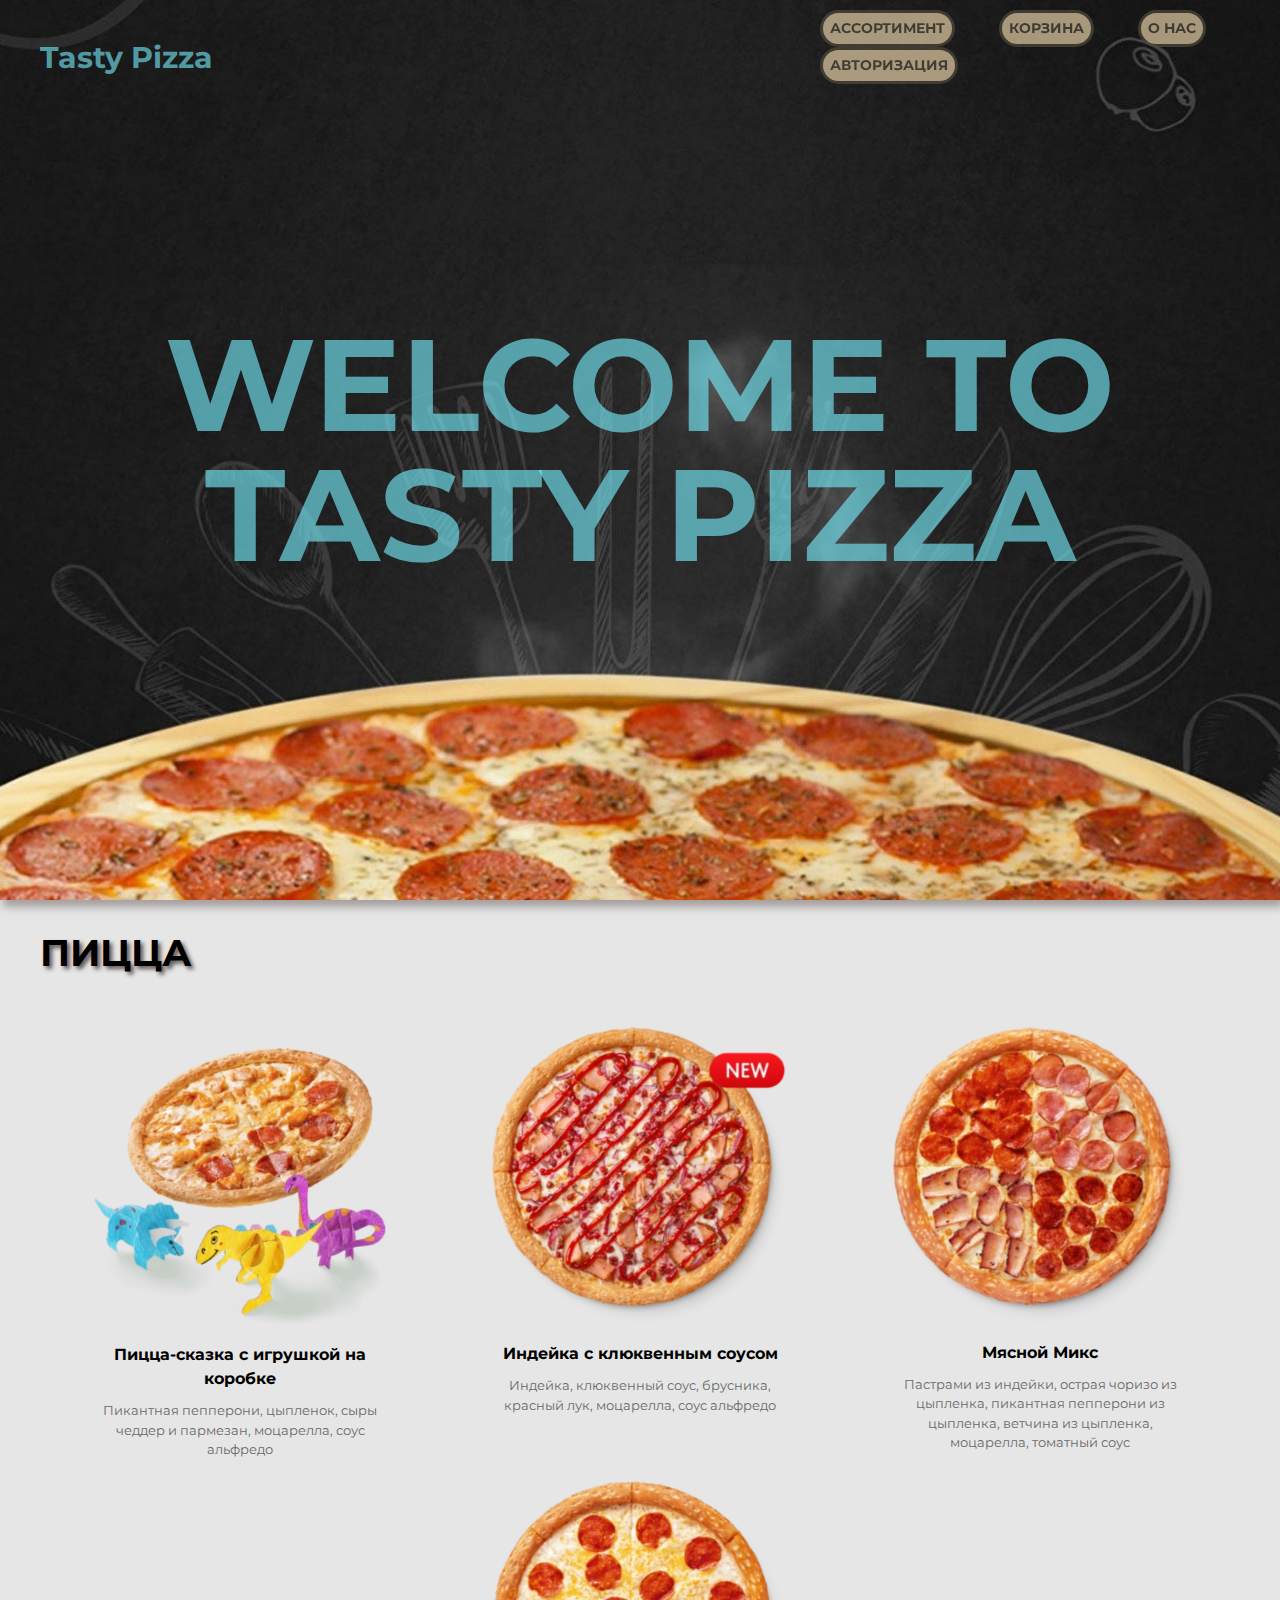
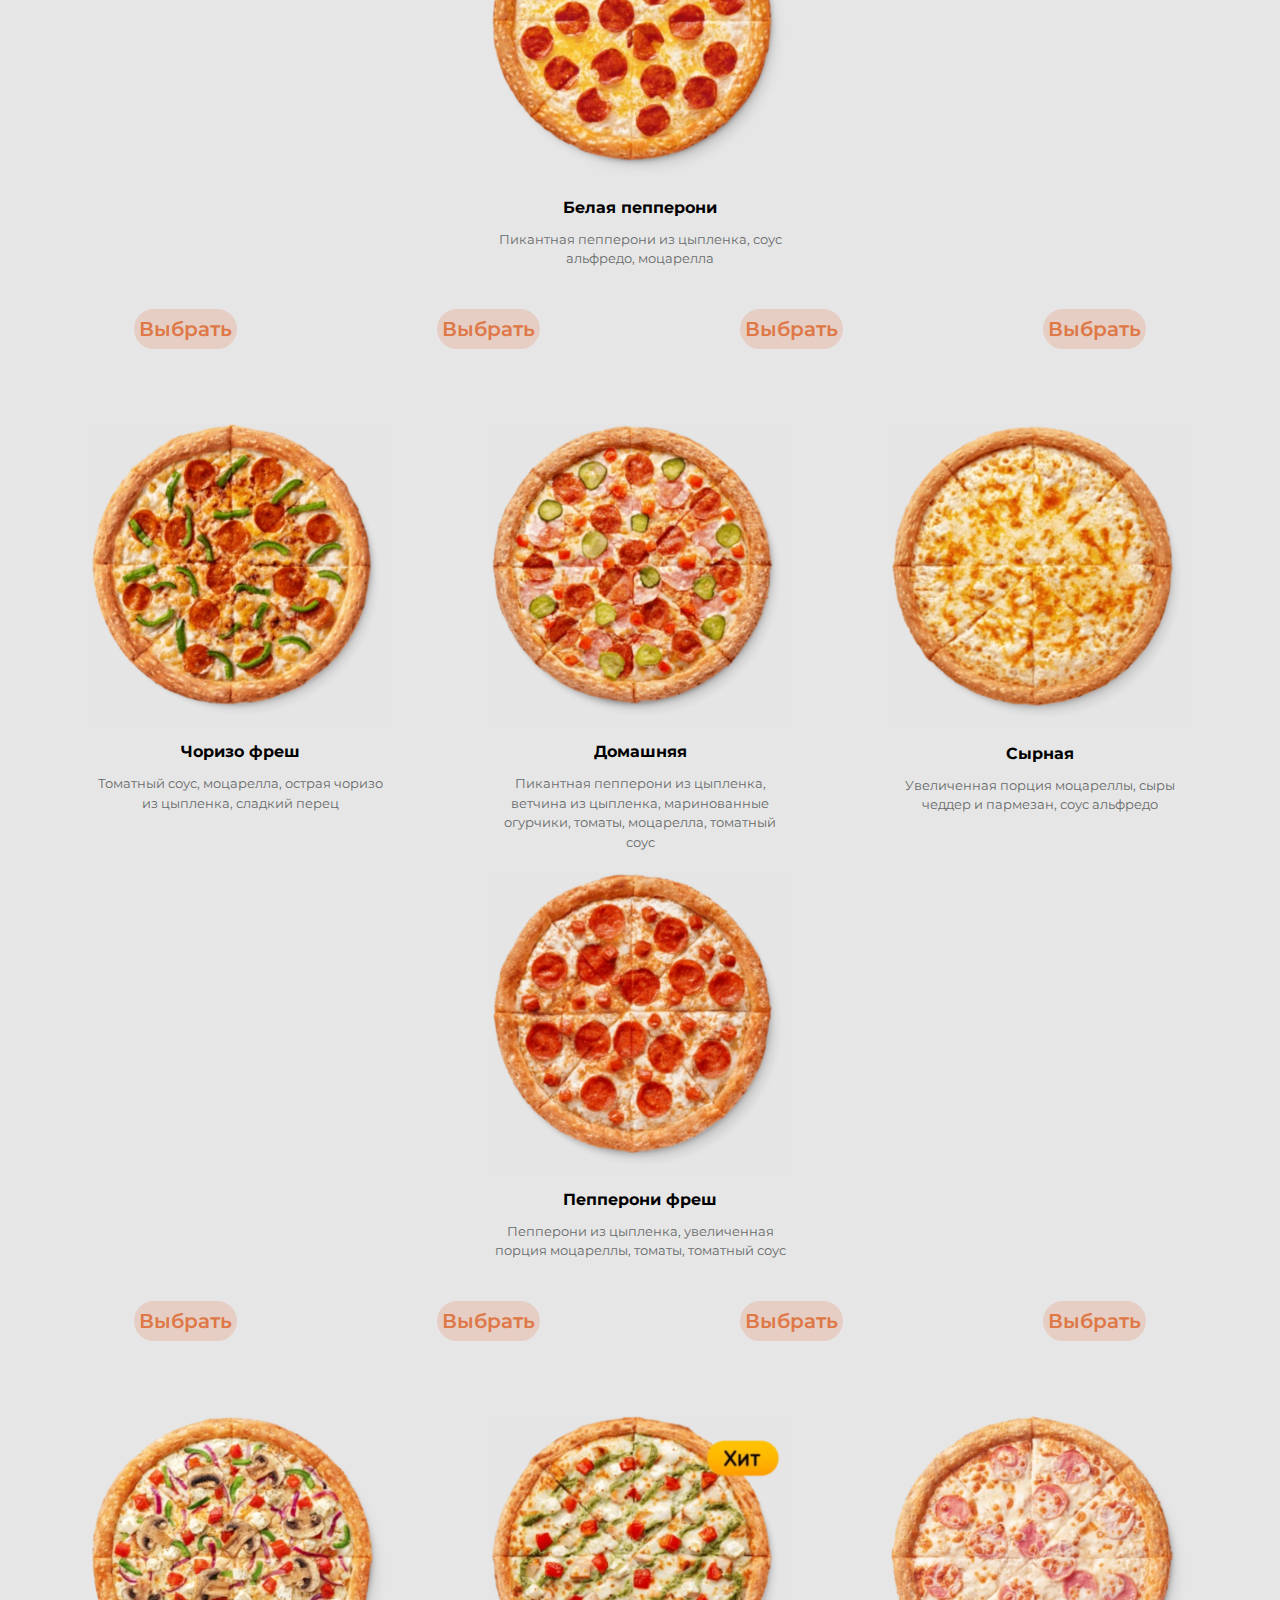
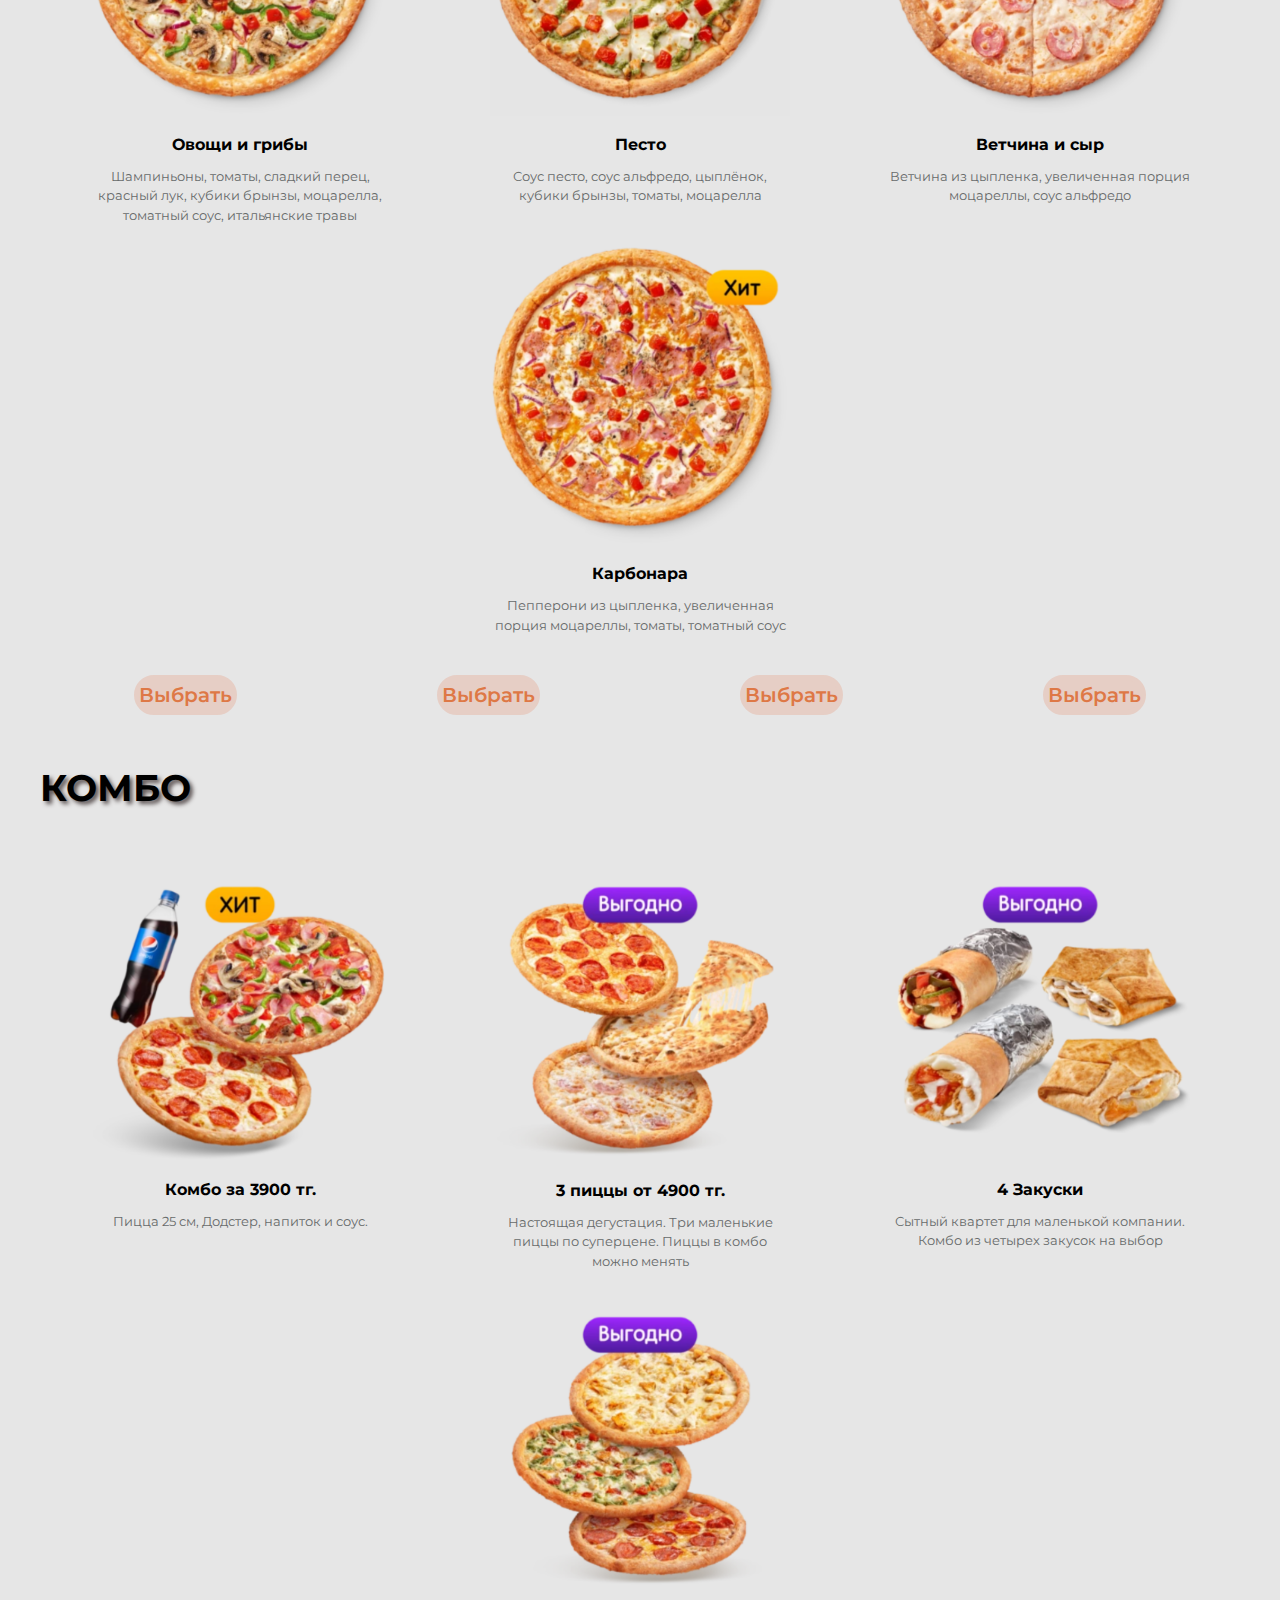
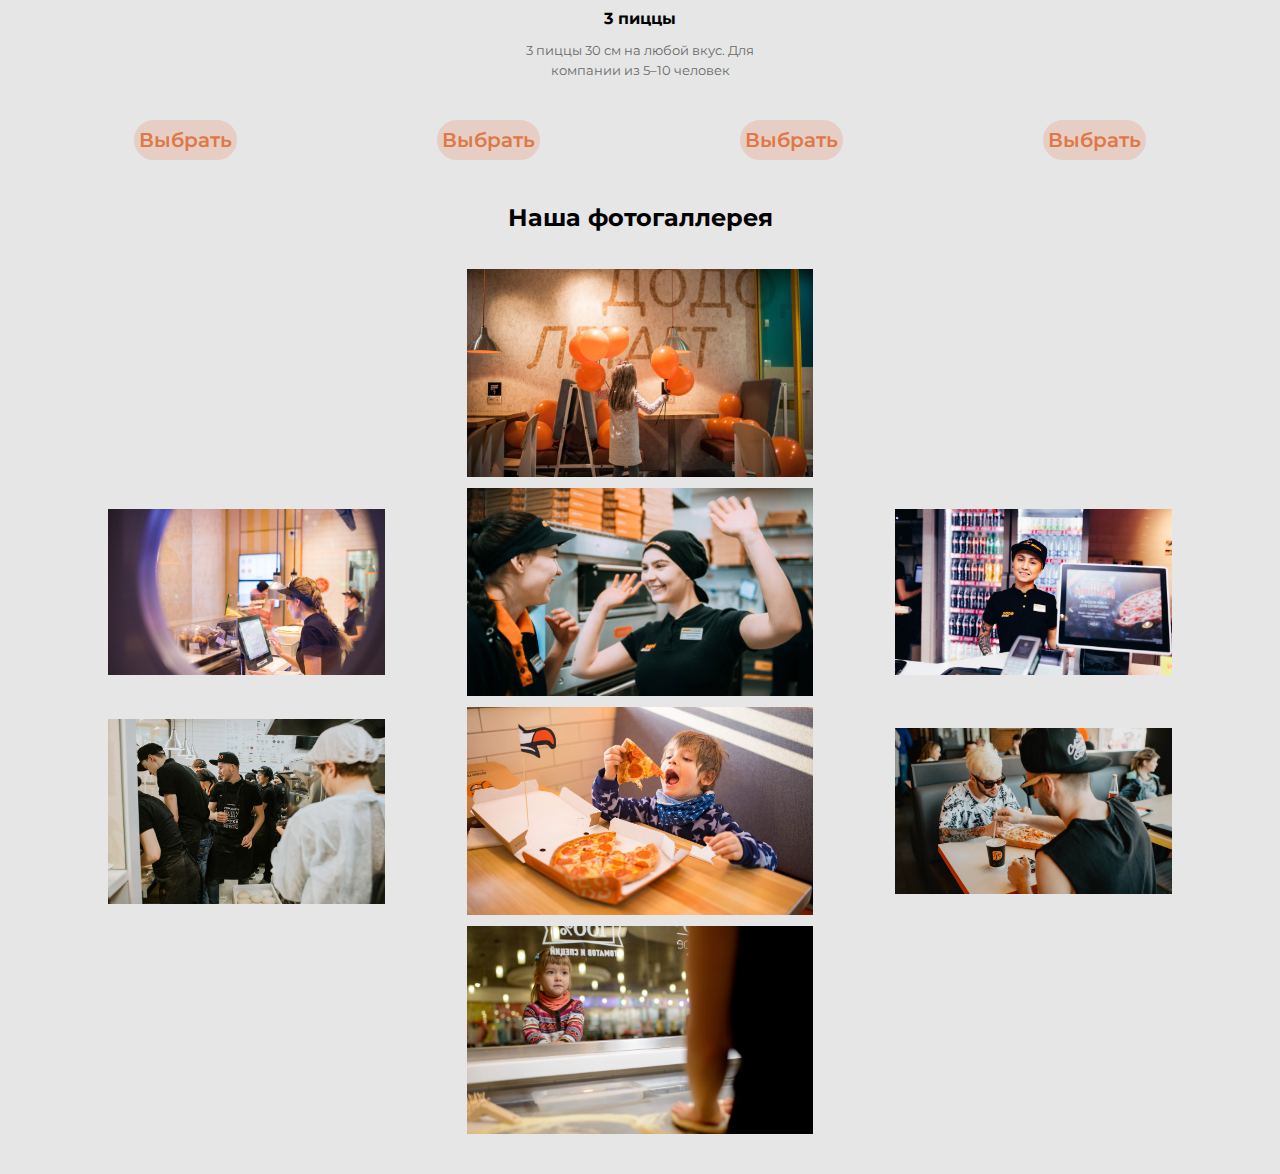
<file: index.html>
<!DOCTYPE html>
<html>

    <head>
        <title>Tasty Pizza</title>
        <link rel="stylesheet" href='css/style.css'>
        <link
            href="https://fonts.googleapis.com/css?family=Kaushan+Script|Montserrat:400,700&amp;subset=cyrilic-exit"
            rel='stylesheet'>
        <link rel='icon' href='image/icon.png'
            type='image/x-icon'>

    </head>

    <body>

        <header class="header">
            <div class="container">
                <div class="header_inner">
                    <div class="header_logo">Tasty Pizza</div>
                    <nav class="nav">
                        <a href="assortiment.html" class='nav_link'>Ассортимент</a>
                        <a href="#" class='nav_link'>Корзина</a>
                        <a href="about.html" class='nav_link'>О нас</a>
                        <a href="authorization.html" class='nav_link'>Авторизация</a>
                    </nav>
                </div>
            </div>



        </header>

        <div class='intro'>
            <div class='container'>
                <div class="intro_inner">
                    <h2 class="intro_suptitle"></h2>
                    <h1 class="intro_title">Welcome to Tasty Pizza</h1>
                </div>
            </div>

        </div>

        <!--product line-->
        <div class="container">
            <h2 class="product_chapter_pizza">Пицца</h2>
            <div class="product_pizza">
                <div class="product_item_pizza">
                    <img class="product_icon_pizza"
                        src="image/Assortiment/Pizza_1.png" alt="">
                    <h4 class="product_title_pizza">Пицца-сказка с игрушкой на
                        коробке</h4>
                    <div class="product_text_pizza">Пикантная пепперони,
                        цыпленок, сыры чеддер и пармезан, моцарелла, соус
                        альфредо</div>

                </div>
                <div class="product_item_pizza">
                    <img class="product_icon_pizza"
                        src="image/Assortiment/Pizza_2.png" alt="">
                    <h4 class="product_title_pizza">Индейка с клюквенным соусом</h4>
                    <div class="product_text_pizza">Индейка, клюквенный соус,
                        брусника, красный лук, моцарелла, соус
                        альфредо</div>

                </div>

                <div class="product_item_pizza">
                    <img class="product_icon_pizza"
                        src="image/Assortiment/Pizza_3.png" alt="">
                    <h4 class="product_title_pizza">Мясной Микс</h4>
                    <div class="product_text_pizza">Пастрами из индейки, острая
                        чоризо из цыпленка, пикантная пепперони из
                        цыпленка, ветчина из цыпленка, моцарелла, томатный соус</div>
                </div>
                <div class="product_item_pizza">
                    <img class="product_icon_pizza"
                        src="image/Assortiment/Pizza_4.png" alt="">
                    <h4 class="product_title_pizza">Белая пепперони</h4>
                    <div class="product_text_pizza">Пикантная пепперони из
                        цыпленка, соус альфредо, моцарелла</div>

                </div>
            </div>

        </div>
        <div class="container">
            <div class="buttons">
                <div class="pizza_buttons">
                    <nav class="btn">
                        <a href="#" class=btn_pizza>Выбрать</a>
                    </nav>
                </div>
                <div class="pizza_buttons">
                    <nav class="btn">
                        <a href="#" class=btn_pizza>Выбрать</a>
                    </nav>
                </div>
                <div class="pizza_buttons">
                    <nav class="btn">
                        <a href="#" class=btn_pizza>Выбрать</a>
                    </nav>
                </div>
                <div class="pizza_buttons">
                    <nav class="btn">
                        <a href="#" class=btn_pizza>Выбрать</a>
                    </nav>
                </div>
            </div>



        </div>


        <div class="container">
            <div class="product_pizza">
                <div class="product_item_pizza">
                    <img class="product_icon_pizza"
                        src="image/Assortiment/Pizza_5.png" alt="">
                    <h4 class="product_title_pizza">Чоризо фреш</h4>
                    <div class="product_text_pizza">Томатный соус, моцарелла,
                        острая чоризо из цыпленка, сладкий перец</div>

                </div>
                <div class="product_item_pizza">
                    <img class="product_icon_pizza"
                        src="image/Assortiment/Pizza_6.png" alt="">
                    <h4 class="product_title_pizza">Домашняя</h4>
                    <div class="product_text_pizza">Пикантная пепперони из
                        цыпленка, ветчина из цыпленка, маринованные
                        огурчики, томаты, моцарелла, томатный соус</div>

                </div>

                <div class="product_item_pizza">
                    <img class="product_icon_pizza"
                        src="image/Assortiment/Pizza_7.png" alt="">
                    <h4 class="product_title_pizza">Сырная</h4>
                    <div class="product_text_pizza">Увеличенная порция
                        моцареллы, сыры чеддер и пармезан, соус альфредо
                    </div>

                </div>


                <div class="product_item_pizza">
                    <img class="product_icon_pizza"
                        src="image/Assortiment/Pizza_8.png" alt="">
                    <h4 class="product_title_pizza">Пепперони фреш</h4>
                    <div class="product_text_pizza">Пепперони из цыпленка,
                        увеличенная порция моцареллы, томаты, томатный
                        соус</div>

                </div>
            </div>

        </div>
        <div class="container">
            <div class="buttons">
                <div class="pizza_buttons">
                    <nav class="btn">
                        <a href="#" class=btn_pizza>Выбрать</a>
                    </nav>
                </div>
                <div class="pizza_buttons">
                    <nav class="btn">
                        <a href="#" class=btn_pizza>Выбрать</a>
                    </nav>
                </div>
                <div class="pizza_buttons">
                    <nav class="btn">
                        <a href="#" class=btn_pizza>Выбрать</a>
                    </nav>
                </div>
                <div class="pizza_buttons">
                    <nav class="btn">
                        <a href="#" class=btn_pizza>Выбрать</a>
                    </nav>
                </div>
            </div>

        </div>


        <div class="container">
            <div class="product_pizza">
                <div class="product_item_pizza">
                    <img class="product_icon_pizza"
                        src="image/Assortiment/Pizza_9.png" alt="">
                    <h4 class="product_title_pizza">Овощи и грибы</h4>
                    <div class="product_text_pizza">Шампиньоны, томаты, сладкий
                        перец, красный лук, кубики брынзы,
                        моцарелла, томатный соус, итальянские травы</div>

                </div>
                <div class="product_item_pizza">
                    <img class="product_icon_pizza"
                        src="image/Assortiment/Pizza_10.png" alt="">
                    <h4 class="product_title_pizza">Песто</h4>
                    <div class="product_text_pizza">Соус песто, соус альфредо,
                        цыплёнок, кубики брынзы, томаты,
                        моцарелла</div>

                </div>

                <div class="product_item_pizza">
                    <img class="product_icon_pizza"
                        src="image/Assortiment/Pizza_11.png" alt="">
                    <h4 class="product_title_pizza">Ветчина и сыр</h4>
                    <div class="product_text_pizza">Ветчина из цыпленка,
                        увеличенная порция моцареллы, соус альфредо
                    </div>

                </div>

                <div class="product_item_pizza">
                    <img class="product_icon_pizza"
                        src="image/Assortiment/Pizza_12.png" alt="">
                    <h4 class="product_title_pizza">Карбонара</h4>
                    <div class="product_text_pizza">Пепперони из цыпленка,
                        увеличенная порция моцареллы, томаты,
                        томатный соус</div>
                </div>


            </div>
            <div class="container">
                <div class="buttons">
                    <div class="pizza_buttons">
                        <nav class="btn">
                            <a href="#" class=btn_pizza>Выбрать</a>
                        </nav>
                    </div>
                    <div class="pizza_buttons">
                        <nav class="btn">
                            <a href="#" class=btn_pizza>Выбрать</a>
                        </nav>
                    </div>
                    <div class="pizza_buttons">
                        <nav class="btn">
                            <a href="#" class=btn_pizza>Выбрать</a>
                        </nav>
                    </div>
                    <div class="pizza_buttons">
                        <nav class="btn">
                            <a href="#" class=btn_pizza>Выбрать</a>
                        </nav>
                    </div>
                </div>


            </div>
            <div class="container">
                <h2 class="product_chapter_pizza">комбо</h2>
                <div class="product_pizza">
                    <div class="product_item_pizza">
                        <img class="product_icon_pizza"
                            src="image/combo/combo_1.png" alt="">
                        <h4 class="product_title_pizza">Комбо за 3900 тг.</h4>
                        <div class="product_text_pizza">Пицца 25 см, Додстер,
                            напиток и соус.</div>

                    </div>
                    <div class="product_item_pizza">
                        <img class="product_icon_pizza"
                            src="image/combo/combo_2.png" alt="">
                        <h4 class="product_title_pizza">3 пиццы от 4900 тг.</h4>
                        <div class="product_text_pizza">Настоящая дегустация.
                            Три маленькие пиццы по суперцене. Пиццы в
                            комбо можно менять</div>

                    </div>
                    <div class="product_item_pizza">
                        <img class="product_icon_pizza"
                            src="image/combo/combo_3.png" alt="">
                        <h4 class="product_title_pizza">4 Закуски</h4>
                        <div class="product_text_pizza">Сытный квартет для
                            маленькой компании. Комбо из четырех закусок
                            на выбор</div>

                    </div>
                    <div class="product_item_pizza">
                        <img class="product_icon_pizza"
                            src="image/combo/combo_4.png" alt="">
                        <h4 class="product_title_pizza">3 пиццы</h4>
                        <div class="product_text_pizza">3 пиццы 30 см на любой
                            вкус. Для компании из 5–10 человек</div>

                    </div>


                </div>
                <div class="container">
                    <div class="buttons">
                        <div class="pizza_buttons">
                            <nav class="btn">
                                <a href="#" class=btn_pizza>Выбрать</a>
                            </nav>
                        </div>
                        <div class="pizza_buttons">
                            <nav class="btn">
                                <a href="#" class=btn_pizza>Выбрать</a>
                            </nav>
                        </div>
                        <div class="pizza_buttons">
                            <nav class="btn">
                                <a href="#" class=btn_pizza>Выбрать</a>
                            </nav>
                        </div>
                        <div class="pizza_buttons">
                            <nav class="btn">
                                <a href="#" class=btn_pizza>Выбрать</a>
                            </nav>
                        </div>
                    </div>
                    <div class="container">
                        <div class="gallery">
                            <h2 class="gallery_tag">Наша фотогаллерея</h2>
                            <div class="gallery_table"></div>
                        </div>
                    </div>
                    <div class="container">
                        <div class="photo_gallery">
                            <table class="table">
                                <tr>
                                    <td><td><a
                                                href="./image/gallery/gallery_image_8.jpg"
                                                target="_blank"><img
                                                    class="gallery_image"
                                                    src="./image/gallery/gallery_image_8.jpg"
                                                    border="0"/></a></td>
                                    </td></td>
                            </tr>
                            <tr>
                                <td><a
                                        href="./image/gallery/gallery_image_1.jpg"
                                        target="_blank"><img
                                            class="gallery_image"
                                            src="./image/gallery/gallery_image_1.jpg"
                                            border="0"/></a></td>
                                <td><a
                                        href="./image/gallery/gallery_image_2.jpg"
                                        target="_blank"><img
                                            class="gallery_image"
                                            src="./image/gallery/gallery_image_2.jpg"
                                            border="0"/></a></td>
                                <td><a
                                        href="./image/gallery/gallery_image_3.jpg"
                                        target="_blank"><img
                                            class="gallery_image"
                                            src="./image/gallery/gallery_image_3.jpg"
                                            border="0"/></a></td>
                            </tr>
                            <tr>
                                <td><a
                                        href="./image/gallery/gallery_image_4.jpg"
                                        target="_blank"><img
                                            class="gallery_image"
                                            src="./image/gallery/gallery_image_4.jpg"
                                            border="0"/></a></td>
                                <td><a
                                        href="./image/gallery/gallery_image_5.jpg"
                                        target="_blank"><img
                                            class="gallery_image"
                                            src="./image/gallery/gallery_image_5.jpg"
                                            border="0"/></a></td>
                                <td><a
                                        href="./image/gallery/gallery_image_6.jpg"
                                        target="_blank"><img
                                            class="gallery_image"
                                            src="./image/gallery/gallery_image_6.jpg"
                                            border="0"/></a></td>
                            </tr>
                            <tr>
                                <td>
                                    <td><a
                                            href="./image/gallery/gallery_image_7.jpg"
                                            target="_blank"><img
                                                class="gallery_image"
                                                src="./image/gallery/gallery_image_7.jpg"
                                                border="0"/></a></td>
                                </tr>
                            </table>
                        </div>
                    </div>
                </body>
            </html>
</file>
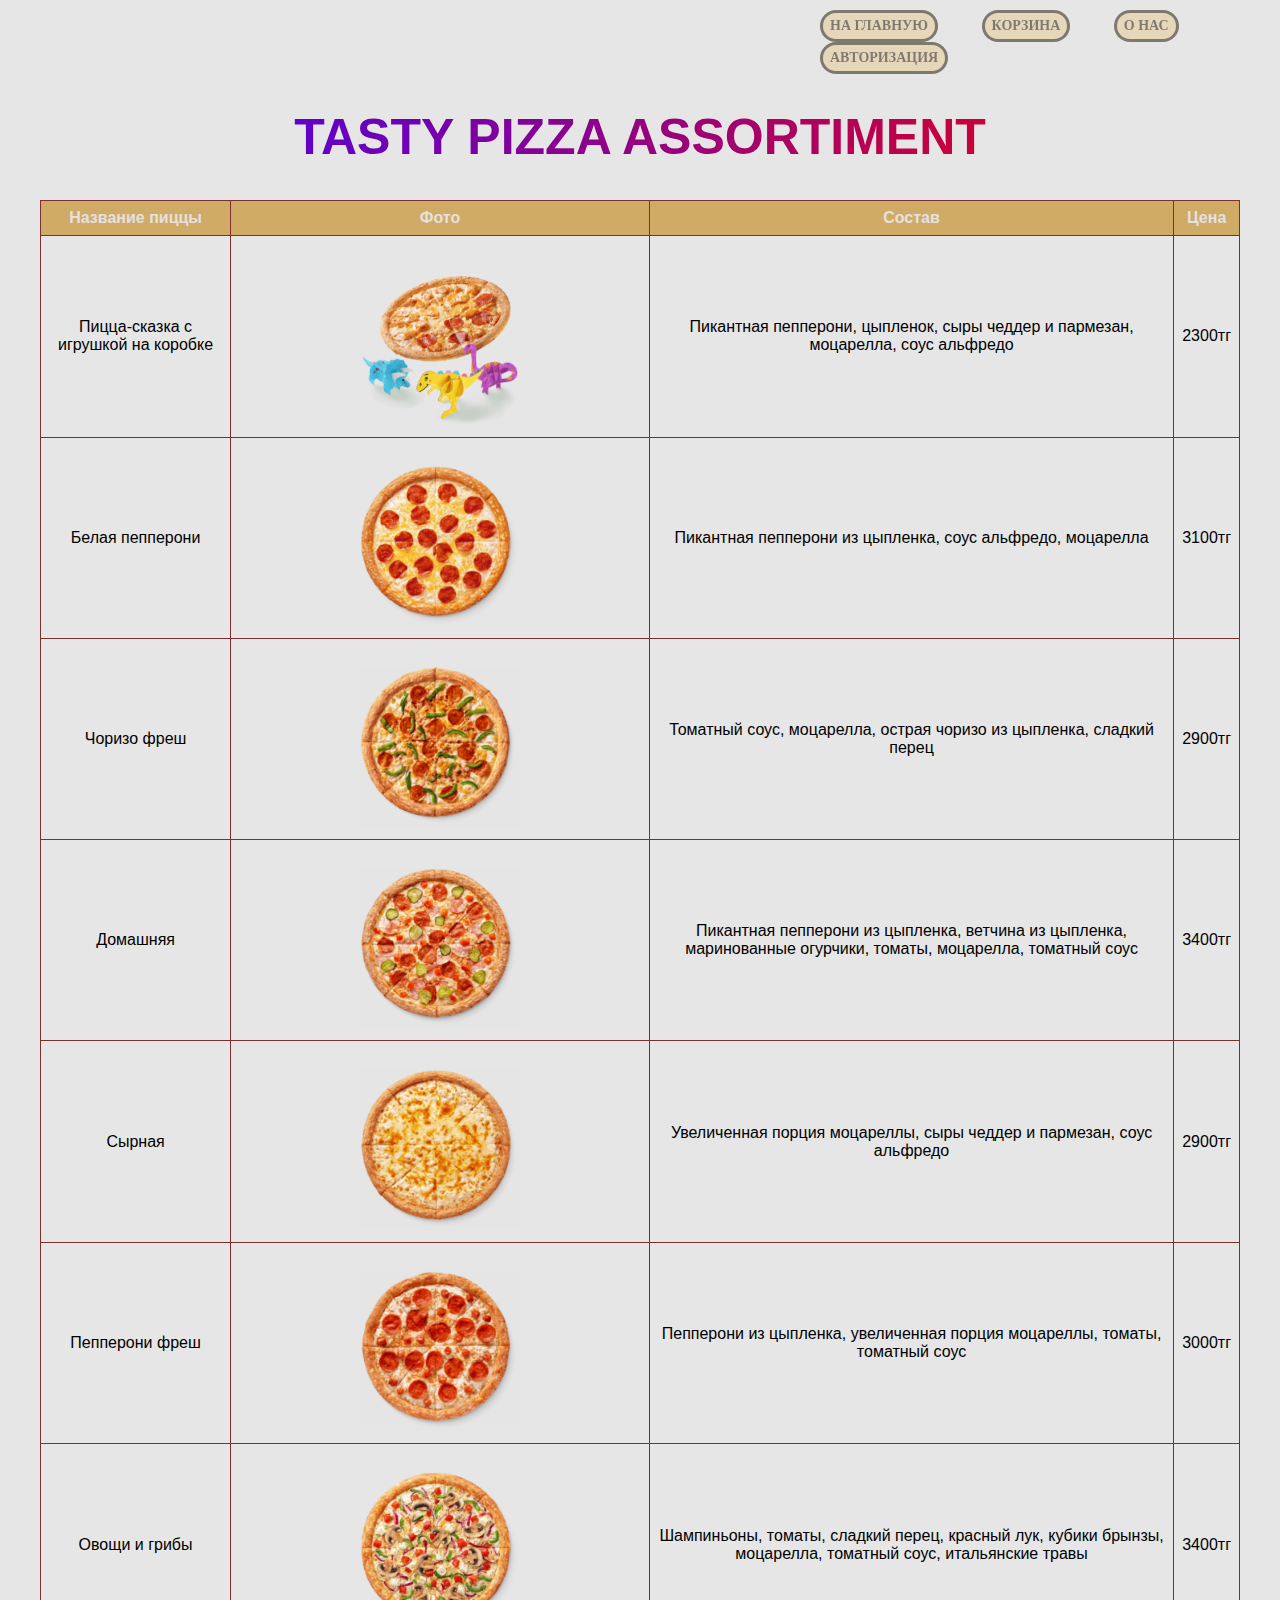
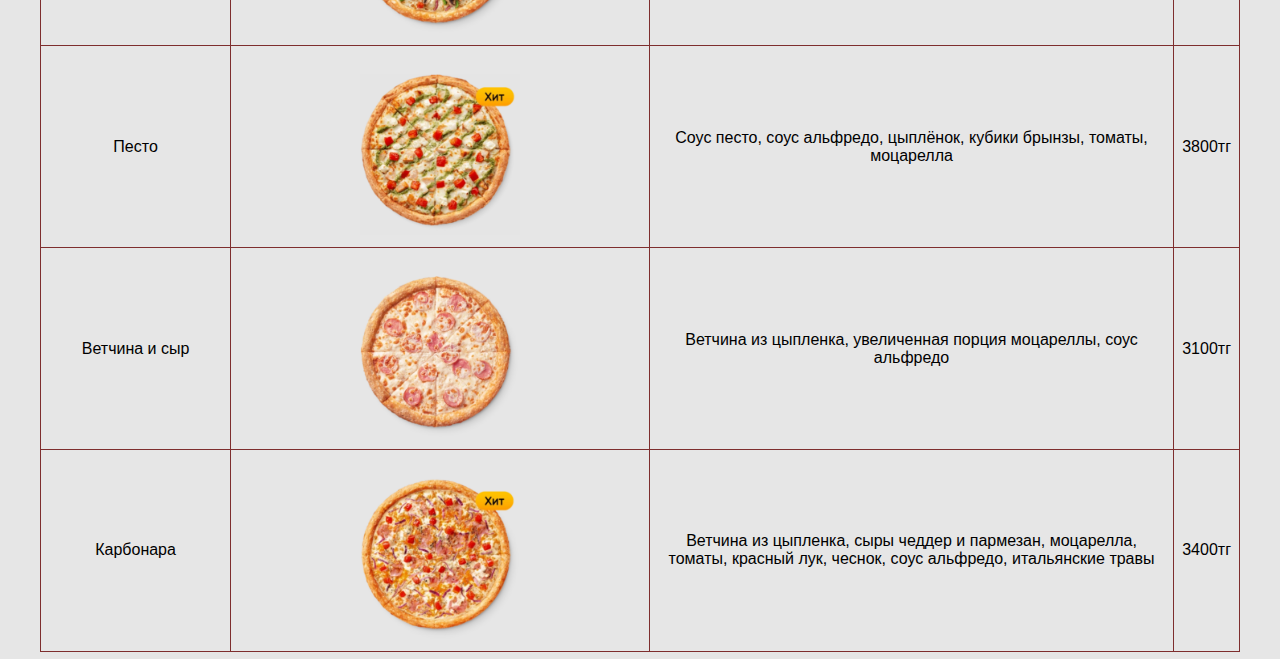
<file: assortiment.html>
<!DOCTYPE html>
<html>
    <link rel="stylesheet" href="./css/assortiment.css">
    <link rel='icon' href='C:\Users\User\Desktop\Site\image\icon.png' type='image/x-icon'>

  <head>
    <meta charset="UTF-8">
    <title>Tasty Pizza | Assortiment</title>
  </head>
  <body>
    <div class="container"><div class="header_inner">
      <nav class="nav">
          <a href="index.html" class='nav_link'>На главную</a>
          <a href="#" class='nav_link'>Корзина</a>
          <a href="about.html"  class='nav_link'>О нас</a>
          <a href="authorization.html" class='nav_link'>Авторизация</a>
      </nav>
  </div>
</div>
    <div class="container">
      <h1 class="name">Tasty pizza assortiment</h1>
        <table class="assortiment">
        <tr class="header">
          <th>Название пиццы</th>
          <th>Фото</th>
          <th>Состав</th>
          <th>Цена</th>
        </tr>
        <tr>
          <td>Пицца-сказка с игрушкой на коробке</td>
          <td><img class="pizza" src="image/Assortiment/Pizza_1.png" alt="Ням ням"></td>
          <td>Пикантная пепперони, цыпленок, сыры чеддер и пармезан, моцарелла, соус альфредо</td>
          <td>2300тг</td>
        </tr>
        <tr>
          <td>Белая пепперони</td>
          <td><img class="pizza" src="image/Assortiment/Pizza_4.png" alt="Белая пепперони"></td>
          <td>Пикантная пепперони из цыпленка, соус альфредо, моцарелла</td>
          <td>3100тг</td>
        </tr>
        <tr>
          <td>Чоризо фреш</td>
          <td><img class="pizza" src="image/Assortiment/Pizza_5.png" alt="Чоризо фреш"></td>
          <td>Томатный соус, моцарелла, острая чоризо из цыпленка, сладкий перец</td>
          <td>2900тг</td>
        </tr>
        <tr>
          <td>Домашняя</td>
          <td><img class="pizza" src="image/Assortiment/Pizza_6.png" alt="Домашняя"></td>
          <td>Пикантная пепперони из цыпленка, ветчина из цыпленка, маринованные огурчики, томаты, моцарелла, томатный соус</td>
          <td>3400тг</td>
      </tr>
      <tr>
        <td>Сырная</td>
        <td><img class="pizza" src="image/Assortiment/Pizza_7.png" alt="Сырная"></td>
        <td>Увеличенная порция моцареллы, сыры чеддер и пармезан, соус альфредо</td>
        <td>2900тг</td>
      </tr>
      <tr>
        <td>Пепперони фреш</td>
        <td><img class="pizza" src="image/Assortiment/Pizza_8.png" alt="Пепперони фреш"></td>
        <td>Пепперони из цыпленка, увеличенная порция моцареллы, томаты, томатный соус</td>
        <td>3000тг</td>
      </tr>
      <tr>
        <td>Овощи и грибы</td>
        <td><img class="pizza" src="image/Assortiment/Pizza_9.png" alt="Овощи и грибы"></td>
        <td>Шампиньоны, томаты, сладкий перец, красный лук, кубики брынзы, моцарелла, томатный соус, итальянские травы</td>
        <td>3400тг</td>
      </tr>
      <tr>
        <td>Песто</td>
        <td><img class="pizza" src="image/Assortiment/Pizza_10.png" alt="Песто"></td>
        <td>Соус песто, соус альфредо, цыплёнок, кубики брынзы, томаты, моцарелла</td>
        <td>3800тг</td>
      </tr>
      <tr>
        <td>Ветчина и сыр</td>
        <td><img class="pizza" src="image/Assortiment/Pizza_11.png" alt="Ветчина и сыр"></td>
        <td>Ветчина из цыпленка, увеличенная порция моцареллы, соус альфредо</td>
        <td>3100тг</td>
      </tr>
      <tr>
        <td>Карбонара</td>
        <td><img class="pizza" src="image/Assortiment/Pizza_12.png" alt="Карбонара"></td>
        <td>Ветчина из цыпленка, сыры чеддер и пармезан, моцарелла, томаты, красный лук, чеснок, соус альфредо, итальянские травы
        </td>
        <td>3400тг</td>
      </tr>
      <tr>
      </tr>
    </div>



</table>

  </body>
</html>
</file>
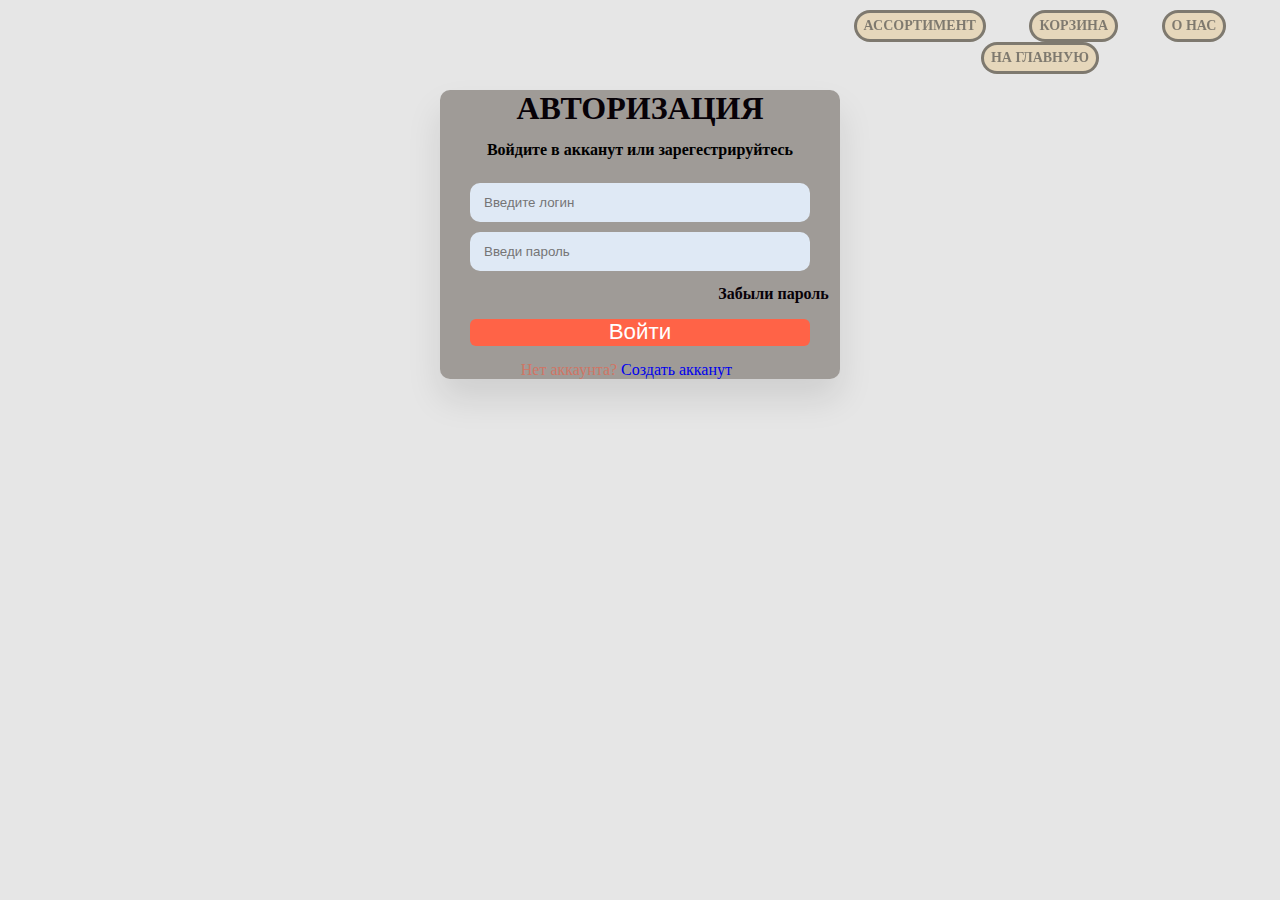
<file: authorization.html>
<!DOCTYPE html>
<head>
   
    <title>Tasty Pizza | Authorization</title>
    <link rel='icon' href='C:\Users\User\Desktop\Site\image\icon.png' type='image/x-icon'>
    <link rel="stylesheet" href="./css/authorization.css">
</head>
<body>
    <div class="container"><div class="header_inner">
        <nav class="nav">
            <a href="assortiment.html" class='nav_link'>Ассортимент</a>
            <a href="#" class='nav_link'>Корзина</a>
            <a href="about.html"  class='nav_link'>О нас</a>
            <a href="index.html" class='nav_link'>На главную</a>
        </nav>
    </div>
</div>
<div class="container">
    <h1>АВТОРИЗАЦИЯ</h1>
    <p>Войдите в акканут или зарегестрируйтесь</p>
    <form>
        <input type="text" placeholder="Введите логин">
        <input type="password" placeholder="Введи пароль">
        <p class="recover"><a href="">Забыли пароль</a></p>

    </form>
    <button>Войти</button>
    
    <div class="signup">
        Нет аккаунта? <a href="#">Создать акканут</a>
    </div>

</div>
    
</body>
</html>
</file>
<file: css/style.css>
body {
    margin: 0 auto;
    font-family: "Montserrat", sans-serif;
    font-size: 16px;
    line-height: 1.5;
    color: rgb(0, 0, 0);
    background-color: #e6e6e6;
}

h1,
h2,
h3,
h4,
h5,
h6 {
    margin: 0;
}

.container {
    width: 100%;
    max-width: 1200px;
    margin: 0 auto;
}

.intro {
    display: flex;
    flex-direction: column;
    justify-content: center;
    width: 100%;
    height: 100vh;
    background: url("../image/background_pizza.png") no-repeat;
    background-size: cover;
    background-position: center;
    filter: drop-shadow(3px 7px 4px rgb(164, 157, 157));
}

.intro_title {
    font-size: 130px;
    font-weight: 700;
    text-transform: uppercase;
    text-align: center;
    line-height: 1;
    color: rgba(117, 231, 246, 0.644);
}

.intro_inner {
    width: 100%;
    max-width: 1200px;
    margin: 0 auto;
}


/*Header*/

.header {
    padding-top: 10px;
    width: 100%;
    position: absolute;
    top: 0;
    left: 0;
    right: 0;
    z-index: 1000;
}

.header_inner {
    display: flex;
    justify-content: space-between;
    align-items: center;
}

.header_logo {
    margin-top: 25px;
    font-size: 30px;
    font-weight: 700;
    color: rgba(117, 231, 246, 0.644);
}


/*Nav*/

.nav {
    font-size: 14px;
    text-transform: uppercase;
    position: fixed;
    top: 10px;
    left: 800px;
}

.header_inner {
    border-radius: 20px;
}

.nav_link {
    display: inline-block;
    vertical-align: top;
    margin: 0 20px;
    color: rgba(0, 0, 0, 0.644);
    text-decoration: none;
    font-weight: 700;
    transition: color 0.3s linear;
    border: 3px solid rgba(0, 0, 0, 0.644);
    border-radius: 30px;
    transition: border 0.3s linear;
    padding: 5px 7px;
    opacity: 0.7;
    background-color: #e6d1a8;
}

.nav_link:hover {
    color: rgb(228, 94, 50);
    border-color: rgb(228, 94, 50);
}

.nav_link .about_us {
    visibility: hidden;
    width: 120px;
    background-color: #555;
    color: #fff;
    text-align: center;
    padding: 5px 0;
    border-radius: 6px;
    position: absolute;
    z-index: 1;
    bottom: -175%;
    left: 62%;
    margin-left: -60px;
    opacity: 0;
    transition: opacity 0.3s;
}

.nav_link:hover .about_us {
    visibility: visible;
    opacity: 1;
}


/*PRODUCT LINE_PIZZA*/


/*=================================================*/

.product_chapter_pizza {
    margin-top: 25px;
    color: black;
    text-shadow: 3px 3px 4px #5d5454;
    text-transform: uppercase;
    font-size: 37px;
    font-weight: 700;
}

.product_pizza {
    display: flex;
    background-color: #e6e6e6;
    padding-top: 35px;
    flex-wrap: wrap;
    justify-content: space-around;
}

.product_title_pizza {
    margin: 10px 0;
    color: rgb(0, 0, 0);
}

.product_item_pizza {
    flex-basis: 25%;
    width: 25%;
    text-align: center;
    padding: 10px;
}

.product_icon_pizza {
    transition: 1s;
    width: 100%;
    border: var(--border_icon);
}

.product_icon_pizza:hover {
    transform: scale(1.07);
}

.product_text_pizza {
    font-size: 13px;
    color: rgb(103, 106, 106);
}

.nav_pizza {
    font-size: 14px;
    text-transform: uppercase;
    font-weight: 600;
    margin: 15px auto;
    border: 3px solid #a146469a;
    border-radius: 20px;
    display: inline-block;
    padding: 5px 7px;
    background-color: rgba(186, 179, 174, 0.579);
    transition: color 0.3s linear;
}

.nav_link_pizza {
    display: inline;
    text-decoration: none;
    color: #a146469a;
    transition: color 0.1s linear;
}

.nav_pizza:hover {
    border-color: rgb(254, 22, 1);
}

.nav_link_pizza:hover {
    color: rgb(254, 22, 1);
}


/*Button */


/*=============================================================*/

.buttons {
    display: flex;
    justify-content: center;
    width: 25%;
    margin: 10px auto;
}

.btn {
    display: inline-block;
    padding: 20px 100px;
}

.btn_pizza {
    display: inline-block;
    text-decoration: none;
    color: rgb(222, 120, 70);
    border-radius: 10px;
    font-size: 20px;
    border: 5px solid rgb(230, 206, 197);
    border-radius: 30px;
    background-color: rgb(230, 206, 197);
    transition: color.3s linear;
    font-weight: 600;
}

.btn_pizza:hover {
    color: #ff0000;
}


/* Gallery*/


/*======================================================================*/

.gallery_tag {
    text-align: center;
    margin-bottom: 20px;
    margin-top: 20px;
    color: var(--gallery_tag);
}

.table {
    margin: 30px;
    text-align: center;
}

.gallery_image {
    width: 80%;
    margin: 0;
}


/* Modal styles */

.modal {
    display: none;
    position: fixed;
    z-index: 1;
    left: 0;
    top: 0;
    width: 100%;
    height: 100%;
    overflow: auto;
    background-color: rgba(0, 0, 0, 0.4);
    /* Затемнение фона */
}


/* Modal content */

.modal-content {
    background-color: #fefefe;
    margin: 10% auto;
    padding: 20px;
    border: 1px solid #888;
    width: 80%;
    max-width: 600px;
}


/* Close button */

.close {
    color: #aaa;
    float: right;
    font-size: 28px;
    font-weight: bold;
}

.close:hover,
.close:focus {
    color: black;
    text-decoration: none;
    cursor: pointer;
}
</file>
<file: css/assortiment.css>
body {
  background-color: #e6e6e6;
}
.container {
  max-width: 1200px;
  margin: 0 auto;
}
h1{
  margin-top: 100px;
}
.assortiment {
  font-family: Arial, Helvetica, sans-serif;
  border-collapse: collapse;
  width: 100%;
  border-radius: 30px;
}
.pizza {
  width: 40%;

  margin-top: 20px;

  transition: 1s;
}
.pizza::after {
  transform: scale(1.07);
}

.header{
    background-color: #d0ab66;
    color: #e4e1e0;
}

td,
th {
  border: 1px solid #7e2e2e;
  padding: 8px;
  text-align: center;
}
.name {
  font-size: 50px;
  font-weight: 700;
  text-transform: uppercase;
  text-align: center;
  font-family: Roboto, Arial, sans-serif;
  background-image: linear-gradient(90deg, #3801ff, #f10202);
  -webkit-background-clip: text;
  -webkit-text-fill-color: transparent;
}
.header_inner {
  display: flex;
  justify-content: space-between;
  align-items: center;
}

.header_logo {
  margin-top: 25px;
  font-size: 30px;
  font-weight: 700;
  position: fixed;
  color: rgba(117, 231, 246, 0.644);
}

.nav {
  font-size: 14px;
  text-transform: uppercase;
  position: fixed;
  top: 10px;
  left: 800px;
}


.nav_link {
  display: inline-block;
  vertical-align: top;
  margin: 0 20px;
  color: rgba(0, 0, 0, 0.644);
  text-decoration: none;
  font-weight: 700;
  transition: color 0.3s linear;
  border: 3px solid rgba(0, 0, 0, 0.644);
  border-radius: 30px;
  transition: border 0.3s linear;
  padding: 5px 7px;
  opacity: 0.7;
  background-color: #e6d1a8;
}

.nav_link:hover {
  color: rgb(228, 94, 50);
  border-color: rgb(228, 94, 50);
}
</file>
<file: css/authorization.css>
* {
  margin: 0;
  padding: 0;
  box-sizing: border-box;
}
body {
  background-color: #e6e6e6;
}
.container {
  max-width: 1200px;
  width: 400px;

  margin: 45px auto;
  background-color: rgb(159, 155, 151);
  border-radius: 10px;
  text-align: center;
  box-shadow: 0 20px 35px rgba(0, 0, 0, 0.1);
}
h1 {
  font-size: 2rem;
  color: #070107;
}
p {
  margin-top: 0.9rem;
  font-weight: 600;
}

form {
  padding-top: 1.5rem;
}
form input {
  width: 85%;
  outline: none;
  border: none;
  background-color: #dfe9f5;
  padding: 12px 14px;
  margin-bottom: 10px;
  border-radius: 10px;
}
.recover {
  text-align: right;
  font-size: 0, 8rem;
  margin: 0.2rem 0.7rem 0 0;
}
.recover a {
  text-decoration: none;
  color: #070107;
}
button {
  font-size: 1.4rem;
  margin-top: 1rem;
  padding: 0.8px 0;
  border-radius: 6px;
  border: none;
  width: 85%;
  background-color: tomato;
  color: #fff;
  cursor: pointer;
  transition: 0.3s;
}

button:hover {
  background-color: rgb(122, 30, 30, 0.767);
}

.signup {
  color: rgb(208, 117, 101);
  font-size: 1rem;
  margin: 0.9rem 1.7rem 0 0;
}

a {
  text-decoration: none;
}
a:hover {
  text-decoration: underline;
}

.header_inner {
  display: flex;
  justify-content: space-between;
  align-items: center;
}

.header_logo {
  margin-top: 25px;
  font-size: 30px;
  font-weight: 700;
  position: fixed;
  color: rgba(117, 231, 246, 0.644);
}

.nav {
  font-size: 14px;
  text-transform: uppercase;
  position: fixed;
  top: 10px;
  left: 800px;
}


.nav_link {
  display: inline-block;
  vertical-align: top;
  margin: 0 20px;
  color: rgba(0, 0, 0, 0.644);
  text-decoration: none;
  font-weight: 700;
  transition: color 0.3s linear;
  border: 3px solid rgba(0, 0, 0, 0.644);
  border-radius: 30px;
  transition: border 0.3s linear;
  padding: 5px 7px;
  opacity: 0.7;
  background-color: #e6d1a8;
}

.nav_link:hover {
  color: rgb(228, 94, 50);
  border-color: rgb(228, 94, 50);
}
</file>
